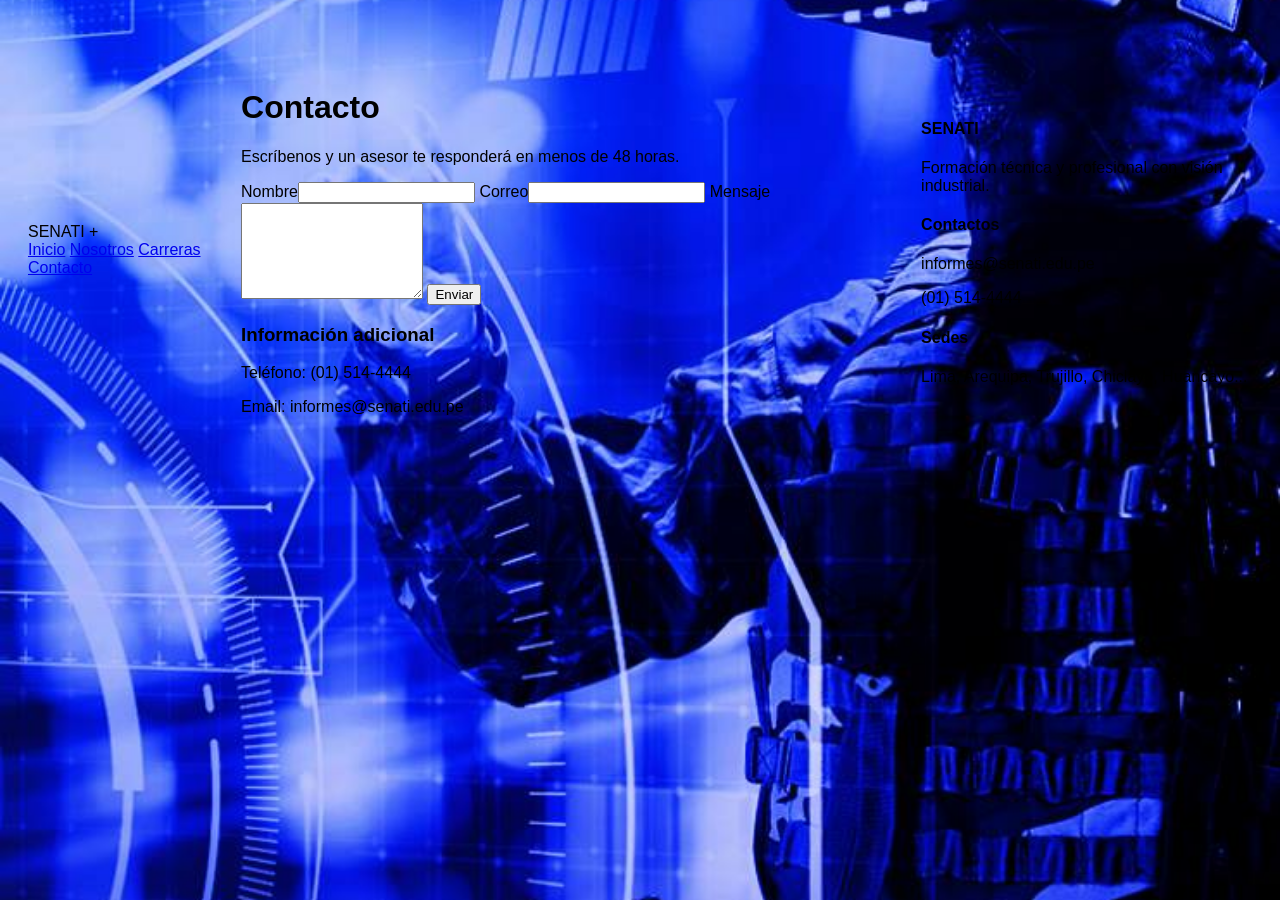
<file: page/contacto.html>
<!DOCTYPE html>
<html lang="es">
<head>
  <meta charset="utf-8" />
  <meta name="viewport" content="width=device-width,initial-scale=1" />
  <title>Contacto - SENATI</title>
  <link rel="stylesheet" href="../css/style.css">
</head>
<body>
  <header class="nav">
    <div class="wrap">
      <div class="brand">SENATI <span class="accent">+</span></div>
      <nav class="menu">
        <a href="../index.html">Inicio</a>
        <a href="nosotros.html">Nosotros</a>
        <a href="carreras.html">Carreras</a>
        <a href="contacto.html">Contacto</a>
      </nav>
    </div>
  </header>

  <main class="wrap" style="padding:40px 0">
    <h1>Contacto</h1>
    <p>Escríbenos y un asesor te responderá en menos de 48 horas.</p>

    <form action="#" class="contact-form" id="contactForm">
      <label>Nombre<input type="text" name="nombre" required></label>
      <label>Correo<input type="email" name="email" required></label>
      <label>Mensaje<textarea name="mensaje" rows="6" required></textarea></label>
      <button class="btn btn-primary" type="submit">Enviar</button>
    </form>

    <h3>Información adicional</h3>
    <p>Teléfono: (01) 514-4444</p>
    <p>Email: informes@senati.edu.pe</p>
  </main>

  <footer class="site-footer">
    <div class="wrap foot-grid">
      <div>
        <h4>SENATI</h4>
        <p>Formación técnica y profesional con visión industrial.</p>
      </div>
      <div>
        <h4>Contactos</h4>
        <p>informes@senati.edu.pe</p>
        <p>(01) 514-4444</p>
      </div>
      <div>
        <h4>Sedes</h4>
        <p>Lima, Arequipa, Trujillo, Chiclayo, Huancayo...</p>
      </div>
    </div>
  </footer>

  <script src="../js/main.js"></script>
  <script>
    document.getElementById('contactForm')?.addEventListener('submit', function(e){
      e.preventDefault();
      alert('Mensaje enviado. Pronto un asesor te contactará.');
      this.reset();
    });
  </script>
</body>
</html>
</file>
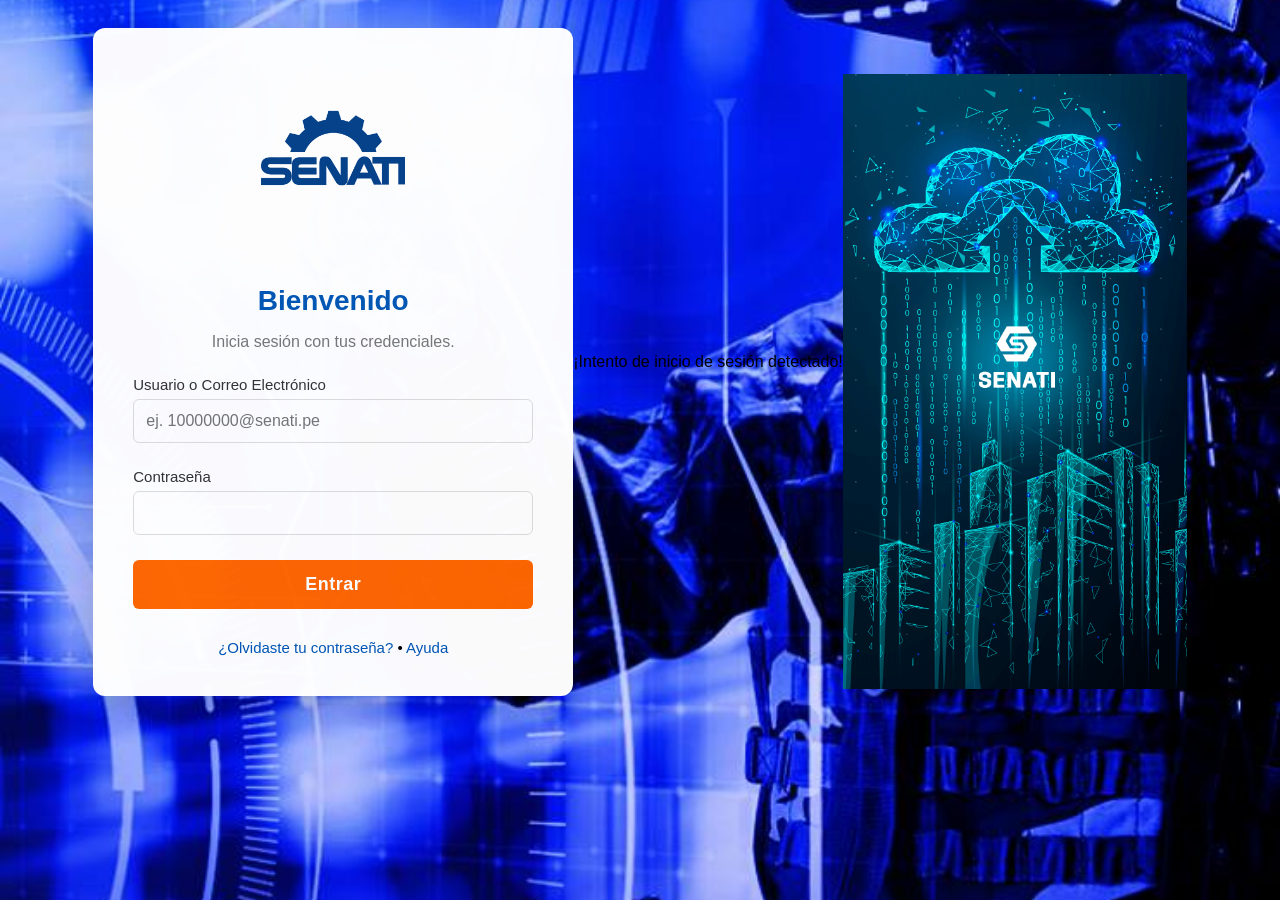
<file: page/login.html>
<!DOCTYPE html>
<html lang="es">
<head>
    <meta charset="UTF-8">
    <meta name="viewport" content="width=device-width, initial-scale=1.0">
    <title>Iniciar Sesión - Plataforma Web SENATI</title>
    
    <link rel="stylesheet" href="css/style.css">
</head>
<body>

    <div class="login-container" id="loginContainer">
        
        <img src="img/logo.png" alt="Logo de la Plataforma" class="logo">
        
        <h2>Bienvenido</h2>
        <p>Inicia sesión con tus credenciales.</p>

        <form action="#" method="POST">
            
            <div class="input-group">
                <label for="usuario">Usuario o Correo Electrónico</label>
                <input type="text" id="usuario" name="usuario" placeholder="ej. 10000000@senati.pe" required>
            </div>
            
            <div class="input-group">
                <label for="password">Contraseña</label>
                <input type="password" id="password" name="password" required>
            </div>
            
            <button type="submit" class="login-btn" onclick="mostrarMensaje(event)">Entrar</button> 
        </form>

        <div class="links">
            <a href="pages/recuperar.html">¿Olvidaste tu contraseña?</a>
            <span>•</span>
            <a href="pages/ayuda.html">Ayuda</a> </div>
        </div>

        <div id="mensajeDinamico" class="mensaje-oculto">
            ¡Intento de inicio de sesión detectado!
        </div>

    </div>
    
    <div class="footer-image">
        <img src="img/fondo.png" alt="Ilustración de seguridad" style="max-width: 344px; margin-top: 12px;">
    </div>

    <script src="js/script.js"></script> 
</body>
</html>
</file>
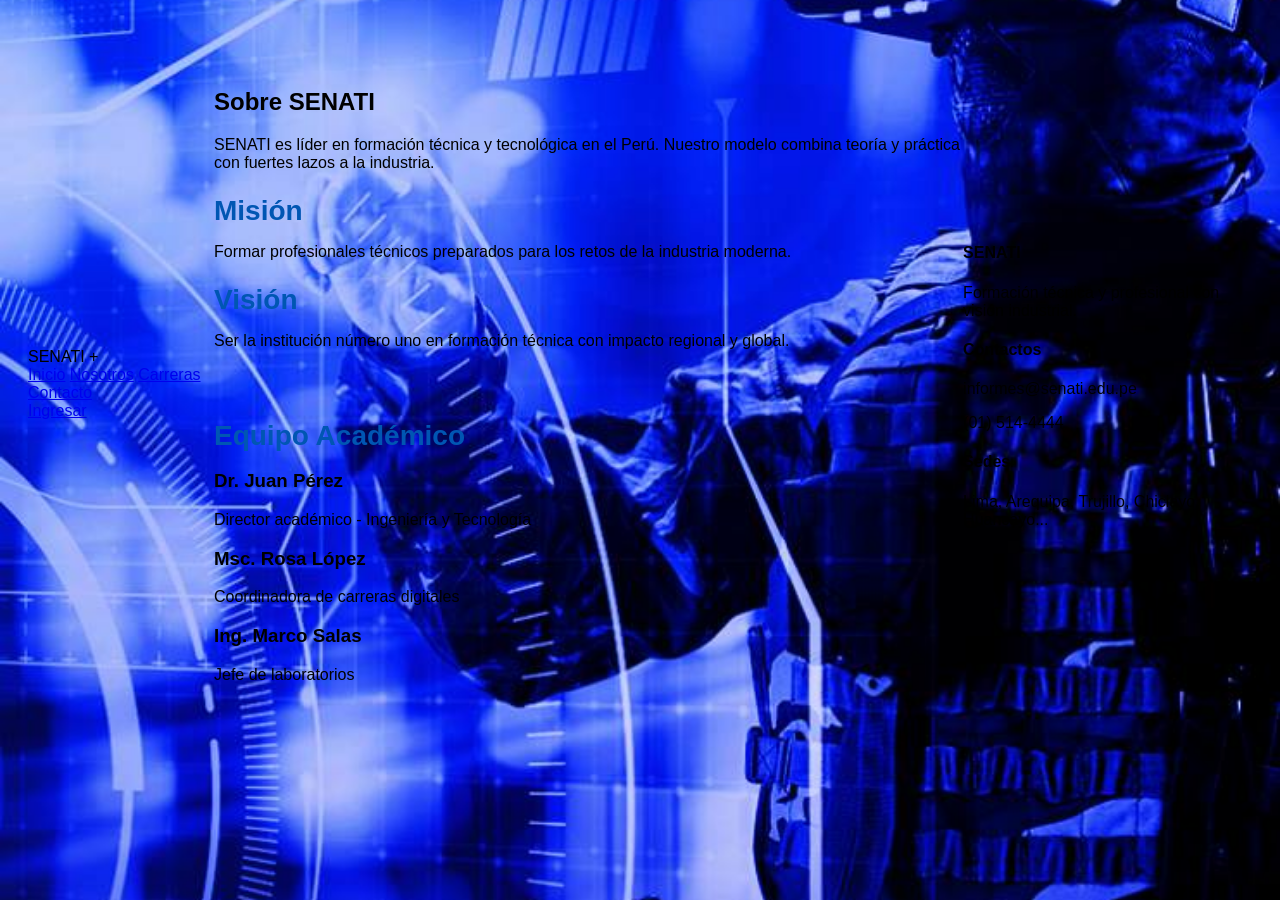
<file: page/nosotros.html>
<!DOCTYPE html>
<html lang="es">
<head>
  <meta charset="utf-8" />
  <meta name="viewport" content="width=device-width,initial-scale=1" />
  <title>Nosotros - SENATI</title>
  <link rel="stylesheet" href="../css/style.css">
</head>
<body>
  <header class="nav">
    <div class="wrap">
      <div class="brand">SENATI <span class="accent">+</span></div>
      <nav class="menu">
        <a href="../index.html">Inicio</a>
        <a href="nosotros.html">Nosotros</a>
        <a href="carreras.html">Carreras</a>
        <a href="contacto.html">Contacto</a>
      </nav>
      <div class="actions">
        <a class="btn btn-tertiary" href="#">Ingresar</a>
      </div>
    </div>
  </header>

  <main class="wrap" style="padding:40px 0">
    <section data-anim>
      <h1>Sobre SENATI</h1>
      <p>SENATI es líder en formación técnica y tecnológica en el Perú. Nuestro modelo combina teoría y práctica con fuertes lazos a la industria.</p>

      <h2>Misión</h2>
      <p>Formar profesionales técnicos preparados para los retos de la industria moderna.</p>

      <h2>Visión</h2>
      <p>Ser la institución número uno en formación técnica con impacto regional y global.</p>
    </section>

    <section style="padding-top:30px" data-anim>
      <h2>Equipo Académico</h2>
      <div class="grid-3">
        <div class="card"><h3>Dr. Juan Pérez</h3><p>Director académico - Ingeniería y Tecnología</p></div>
        <div class="card"><h3>Msc. Rosa López</h3><p>Coordinadora de carreras digitales</p></div>
        <div class="card"><h3>Ing. Marco Salas</h3><p>Jefe de laboratorios</p></div>
      </div>
    </section>
  </main>

  <footer class="site-footer">
    <div class="wrap foot-grid">
      <div>
        <h4>SENATI</h4>
        <p>Formación técnica y profesional con visión industrial.</p>
      </div>
      <div>
        <h4>Contactos</h4>
        <p>informes@senati.edu.pe</p>
        <p>(01) 514-4444</p>
      </div>
      <div>
        <h4>Sedes</h4>
        <p>Lima, Arequipa, Trujillo, Chiclayo, Huancayo...</p>
      </div>
    </div>
  </footer>

  <script src="../js/main.js"></script>
</body>
</html>
</file>
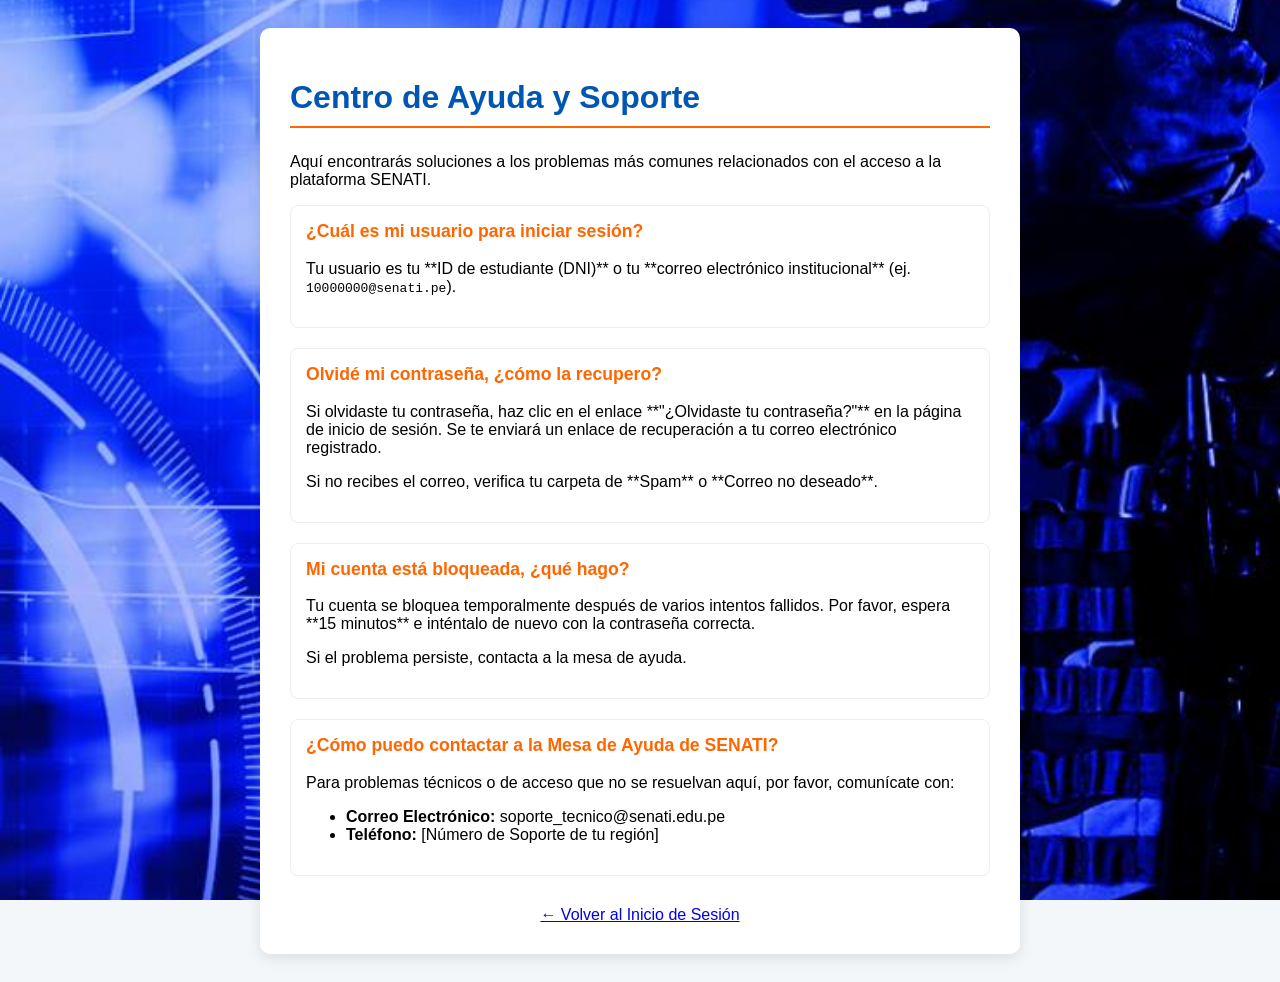
<file: pages/ayuda.html>
<!DOCTYPE html>
<html lang="es">
<head>
    <meta charset="UTF-8">
    <meta name="viewport" content="width=device-width, initial-scale=1.0">
    <title>Ayuda y Soporte - Plataforma SENATI</title>
    
    <link rel="stylesheet" href="../css/style.css"> 
    
    <style>
        .help-container {
            max-width: 700px;
            text-align: left;
            padding: 30px;
            background-color: #ffffff;
            border-radius: 10px;
            box-shadow: 0 4px 15px rgba(0, 0, 0, 0.1);
        }
        .help-container h1 {
            color: #0056b3;
            border-bottom: 2px solid #ff6600;
            padding-bottom: 10px;
            margin-bottom: 25px;
        }
        .faq-item {
            margin-bottom: 20px;
            padding: 15px;
            border: 1px solid #eee;
            border-radius: 8px;
        }
        .faq-item h3 {
            color: #ff6600;
            margin-top: 0;
            font-size: 1.1em;
        }
        .back-link {
            display: block;
            margin-top: 30px;
            font-size: 16px;
            text-align: center;
        }
    </style>
</head>
<body>

    <div class="help-container">
        <h1>Centro de Ayuda y Soporte</h1>

        <p>Aquí encontrarás soluciones a los problemas más comunes relacionados con el acceso a la plataforma SENATI.</p>

        <div class="faq-section">
            
            <div class="faq-item">
                <h3>¿Cuál es mi usuario para iniciar sesión?</h3>
                <p>Tu usuario es tu **ID de estudiante (DNI)** o tu **correo electrónico institucional** (ej. <code>10000000@senati.pe</code>).</p>
            </div>

            <div class="faq-item">
                <h3>Olvidé mi contraseña, ¿cómo la recupero?</h3>
                <p>Si olvidaste tu contraseña, haz clic en el enlace **"¿Olvidaste tu contraseña?"** en la página de inicio de sesión. Se te enviará un enlace de recuperación a tu correo electrónico registrado.</p>
                <p>Si no recibes el correo, verifica tu carpeta de **Spam** o **Correo no deseado**.</p>
            </div>

            <div class="faq-item">
                <h3>Mi cuenta está bloqueada, ¿qué hago?</h3>
                <p>Tu cuenta se bloquea temporalmente después de varios intentos fallidos. Por favor, espera **15 minutos** e inténtalo de nuevo con la contraseña correcta.</p>
                <p>Si el problema persiste, contacta a la mesa de ayuda.</p>
            </div>
            
            <div class="faq-item">
                <h3>¿Cómo puedo contactar a la Mesa de Ayuda de SENATI?</h3>
                <p>Para problemas técnicos o de acceso que no se resuelvan aquí, por favor, comunícate con:</p>
                <ul>
                    <li><strong>Correo Electrónico:</strong> soporte_tecnico@senati.edu.pe</li>
                    <li><strong>Teléfono:</strong> [Número de Soporte de tu región]</li>
                </ul>
            </div>

        </div> <a href="../index.html" class="back-link">← Volver al Inicio de Sesión</a>
    </div>

</body>
</html>
</file>
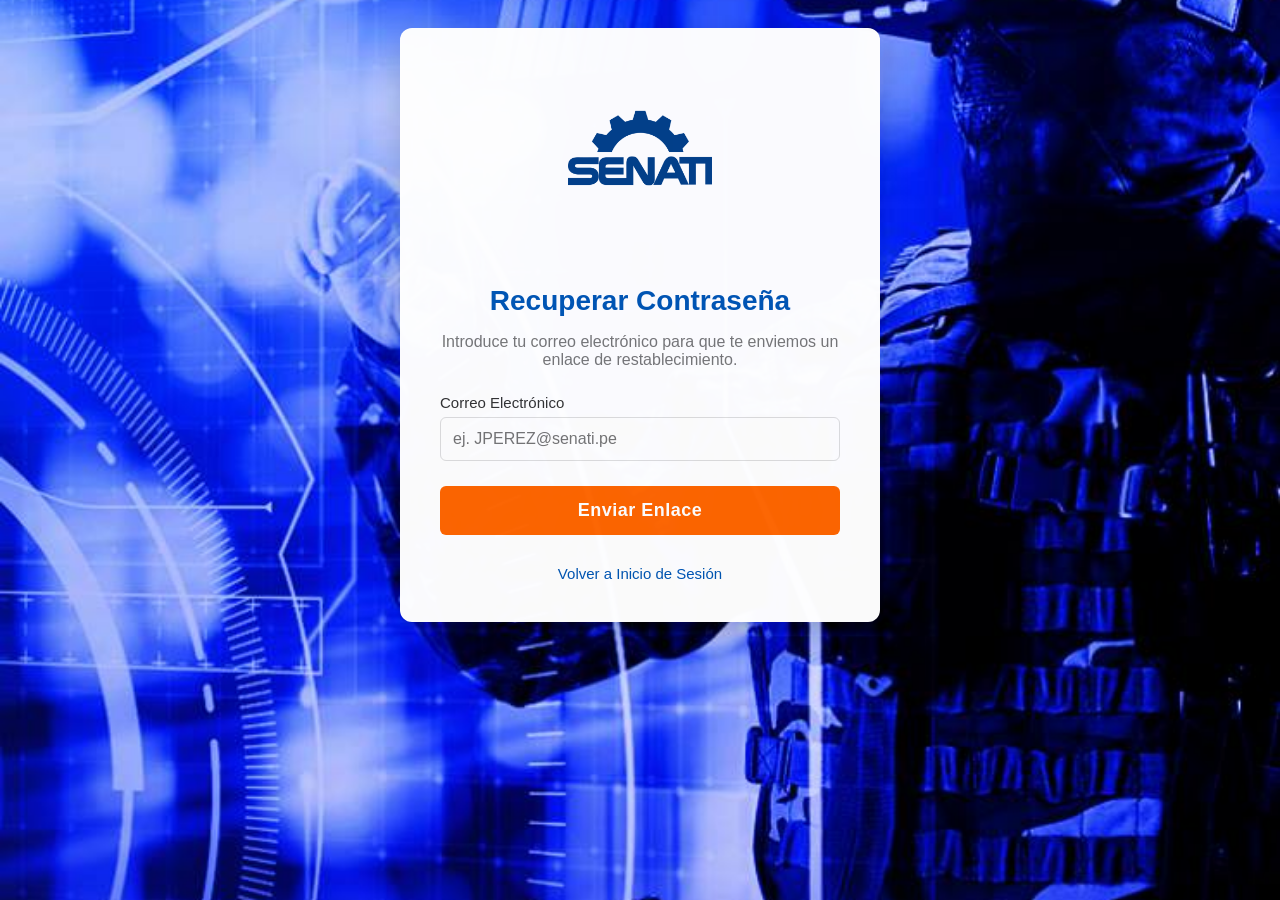
<file: pages/recuperar.html>
<!DOCTYPE html>
<html lang="es">
<head>
    <meta charset="UTF-8">
    <meta name="viewport" content="width=device-width, initial-scale=1.0">
    <title>Recuperar Contraseña</title>
    
    <link rel="stylesheet" href="../css/style.css"> 
</head>
<body>

    <div class="login-container">
        
        <img src="../img/logo.png" alt="Logo de la Plataforma" class="logo">
        
        <h2>Recuperar Contraseña</h2>
        <p>Introduce tu correo electrónico para que te enviemos un enlace de restablecimiento.</p>

        <form action="#" method="POST">
            <div class="input-group">
                <label for="email">Correo Electrónico</label>
                <input type="email" id="email" name="email" placeholder="ej. JPEREZ@senati.pe" required>
            </div>
            
            <button type="submit" class="login-btn">Enviar Enlace</button>
        </form>

        <div class="links">
            <a href="../index.html">Volver a Inicio de Sesión</a>
        </div>
    </div>

</body>
</html>
</file>
<file: css/style.css>
/* ================================================= */
/* 1. Variables CSS (Mejora: Organización de Colores) */
/* ================================================= */
:root {
    --color-primary: #ff6600; /* Naranja/Cobre de SENATI */
    --color-secondary: #0056b3; /* Azul oscuro corporativo */
    --color-background: #f4f7f9; /* Gris muy claro */
    --color-shadow: rgba(0, 0, 0, 0.15);
}

/* ================================================= */
/* 2. Estilos Globales y Fondo (Corrección de Redundancia) */
/* ================================================= */
body {
    font-family: 'Segoe UI', Tahoma, Geneva, Verdana, sans-serif; /* Fuente moderna */
    background-color: var(--color-background); 
    
    /* Configuración de fondo con imagen */
    background-image: url('../img/fondos.jpg');
    background-size: cover; /* Asegura que cubra todo el área */
    background-position: center;
    background-attachment: fixed; /* Mantiene la imagen fija al hacer scroll */
    
    /* Centrado de contenido (sin redundancias) */
    display: flex;
    justify-content: center; /* Centrar horizontalmente */
    align-items: center;     /* Centrar verticalmente */
    min-height: 100vh;       
    margin: 0;
    padding: 20px; /* Padding para evitar que el contenido toque los bordes en móvil */
}

/* ================================================= */
/* 3. Contenedor Principal del Formulario (Mejora: Estilo 3D) */
/* ================================================= */
.login-container {
    background-color: #ffffff;
    padding: 40px;
    border-radius: 12px; /* Esquinas más suaves */
    box-shadow: 0 10px 30px var(--color-shadow); /* Sombra más profunda y moderna */
    width: 100%;
    max-width: 400px;
    text-align: center;
    
    /* Mejora: Efecto sutil de aparecer */
    opacity: 0.98; 
    transform: translateY(0);
    transition: all 0.5s ease-out;
}

/* ================================================= */
/* 4. Elementos de Contenido */
/* ================================================= */

/* Logo */
.logo {
    max-width: 160px; /* Logo ligeramente más grande */
    margin-bottom: 30px;
    height: auto;
}

/* Título */
h2 {
    color: var(--color-secondary); /* Azul corporativo */
    margin-bottom: 10px;
    font-size: 28px; /* Título más prominente */
    font-weight: 600;
}

/* Párrafo de bienvenida (Añade este estilo si tienes un <p>) */
.login-container p {
    color: #777;
    margin-bottom: 25px;
}

/* ================================================= */
/* 5. Grupos de Entrada e Inputs (Mejora: Focus Visual) */
/* ================================================= */
.input-group {
    margin-bottom: 25px;
    text-align: left;
}

.input-group label {
    display: block;
    margin-bottom: 6px;
    font-weight: 500; /* Menos negrita */
    color: #333;
    font-size: 15px;
}

.input-group input {
    width: 100%;
    padding: 12px; /* Padding ligeramente mayor */
    border: 1px solid #ddd;
    border-radius: 6px;
    box-sizing: border-box;
    font-size: 16px;
    transition: border-color 0.3s, box-shadow 0.3s;
}

/* Mejora: Efecto de enfoque (Focus) */
.input-group input:focus {
    border-color: var(--color-primary); /* Borde naranja al enfocarse */
    box-shadow: 0 0 0 3px rgba(255, 102, 0, 0.3); /* Sombra de enfoque */
    outline: none; /* Elimina el contorno predeterminado del navegador */
}

/* ================================================= */
/* 6. Botón de Inicio de Sesión (Mejora: Interacción) */
/* ================================================= */
.login-btn {
    width: 100%;
    background-color: var(--color-primary); /* Naranja principal */
    color: white;
    padding: 14px; /* Botón más alto */
    border: none;
    border-radius: 6px;
    cursor: pointer;
    font-size: 18px;
    font-weight: 700;
    letter-spacing: 0.5px; /* Pequeña separación para mejorar la lectura */
    transition: background-color 0.3s, transform 0.1s; /* Transición rápida para efecto de clic */
}

.login-btn:hover {
    background-color: #e65c00; /* Naranja más oscuro al pasar el mouse */
}

/* Mejora: Efecto de "clic" */
.login-btn:active {
    transform: scale(0.99); /* Se encoge ligeramente al ser presionado */
}

/* ================================================= */
/* 7. Enlaces y Footer */
/* ================================================= */
.links {
    margin-top: 30px;
    font-size: 15px;
}

.links a {
    color: var(--color-secondary);
    text-decoration: none;
    transition: color 0.3s;
}

.links a:hover {
    color: var(--color-primary); /* Cambio de color al pasar el mouse */
    text-decoration: underline;
}

/* Estilo para la imagen del footer */
.footer-image {
    margin-top: 30px;
}

/* ================================================= */
/* 8. Media Queries (Mejora: Responsividad) */
/* ================================================= */

@media (max-width: 500px) {
    .login-container {
        margin: 0 15px; /* Margen en móvil para que no esté pegado al borde */
        padding: 30px 25px;
        box-shadow: none; /* Se quita la sombra para un look "nativo" en móvil */
        border-radius: 0;
    }
    
    body {
        padding: 0;
    }
}
</file>
<file: page/css/style.css>
/* ================================================= */
/* 1. Variables CSS (Mejora: Organización de Colores) */
/* ================================================= */
:root {
    --color-primary: #ff6600; /* Naranja/Cobre de SENATI */
    --color-secondary: #0056b3; /* Azul oscuro corporativo */
    --color-background: #f4f7f9; /* Gris muy claro */
    --color-shadow: rgba(0, 0, 0, 0.15);
}

/* ================================================= */
/* 2. Estilos Globales y Fondo (Corrección de Redundancia) */
/* ================================================= */
body {
    font-family: 'Segoe UI', Tahoma, Geneva, Verdana, sans-serif; /* Fuente moderna */
    background-color: var(--color-background); 
    
    /* Configuración de fondo con imagen */
    background-image: url('../img/fondos.jpg');
    background-size: cover; /* Asegura que cubra todo el área */
    background-position: center;
    background-attachment: fixed; /* Mantiene la imagen fija al hacer scroll */
    
    /* Centrado de contenido (sin redundancias) */
    display: flex;
    justify-content: center; /* Centrar horizontalmente */
    align-items: center;     /* Centrar verticalmente */
    min-height: 100vh;       
    margin: 0;
    padding: 20px; /* Padding para evitar que el contenido toque los bordes en móvil */
}

/* ================================================= */
/* 3. Contenedor Principal del Formulario (Mejora: Estilo 3D) */
/* ================================================= */
.login-container {
    background-color: #ffffff;
    padding: 40px;
    border-radius: 12px; /* Esquinas más suaves */
    box-shadow: 0 10px 30px var(--color-shadow); /* Sombra más profunda y moderna */
    width: 100%;
    max-width: 400px;
    text-align: center;
    
    /* Mejora: Efecto sutil de aparecer */
    opacity: 0.98; 
    transform: translateY(0);
    transition: all 0.5s ease-out;
}

/* ================================================= */
/* 4. Elementos de Contenido */
/* ================================================= */

/* Logo */
.logo {
    max-width: 160px; /* Logo ligeramente más grande */
    margin-bottom: 30px;
    height: auto;
}

/* Título */
h2 {
    color: var(--color-secondary); /* Azul corporativo */
    margin-bottom: 10px;
    font-size: 28px; /* Título más prominente */
    font-weight: 600;
}

/* Párrafo de bienvenida (Añade este estilo si tienes un <p>) */
.login-container p {
    color: #777;
    margin-bottom: 25px;
}

/* ================================================= */
/* 5. Grupos de Entrada e Inputs (Mejora: Focus Visual) */
/* ================================================= */
.input-group {
    margin-bottom: 25px;
    text-align: left;
}

.input-group label {
    display: block;
    margin-bottom: 6px;
    font-weight: 500; /* Menos negrita */
    color: #333;
    font-size: 15px;
}

.input-group input {
    width: 100%;
    padding: 12px; /* Padding ligeramente mayor */
    border: 1px solid #ddd;
    border-radius: 6px;
    box-sizing: border-box;
    font-size: 16px;
    transition: border-color 0.3s, box-shadow 0.3s;
}

/* Mejora: Efecto de enfoque (Focus) */
.input-group input:focus {
    border-color: var(--color-primary); /* Borde naranja al enfocarse */
    box-shadow: 0 0 0 3px rgba(255, 102, 0, 0.3); /* Sombra de enfoque */
    outline: none; /* Elimina el contorno predeterminado del navegador */
}

/* ================================================= */
/* 6. Botón de Inicio de Sesión (Mejora: Interacción) */
/* ================================================= */
.login-btn {
    width: 100%;
    background-color: var(--color-primary); /* Naranja principal */
    color: white;
    padding: 14px; /* Botón más alto */
    border: none;
    border-radius: 6px;
    cursor: pointer;
    font-size: 18px;
    font-weight: 700;
    letter-spacing: 0.5px; /* Pequeña separación para mejorar la lectura */
    transition: background-color 0.3s, transform 0.1s; /* Transición rápida para efecto de clic */
}

.login-btn:hover {
    background-color: #e65c00; /* Naranja más oscuro al pasar el mouse */
}

/* Mejora: Efecto de "clic" */
.login-btn:active {
    transform: scale(0.99); /* Se encoge ligeramente al ser presionado */
}

/* ================================================= */
/* 7. Enlaces y Footer */
/* ================================================= */
.links {
    margin-top: 30px;
    font-size: 15px;
}

.links a {
    color: var(--color-secondary);
    text-decoration: none;
    transition: color 0.3s;
}

.links a:hover {
    color: var(--color-primary); /* Cambio de color al pasar el mouse */
    text-decoration: underline;
}

/* Estilo para la imagen del footer */
.footer-image {
    margin-top: 30px;
}

/* ================================================= */
/* 8. Media Queries (Mejora: Responsividad) */
/* ================================================= */

@media (max-width: 500px) {
    .login-container {
        margin: 0 15px; /* Margen en móvil para que no esté pegado al borde */
        padding: 30px 25px;
        box-shadow: none; /* Se quita la sombra para un look "nativo" en móvil */
        border-radius: 0;
    }
    
    body {
        padding: 0;
    }
}
</file>
